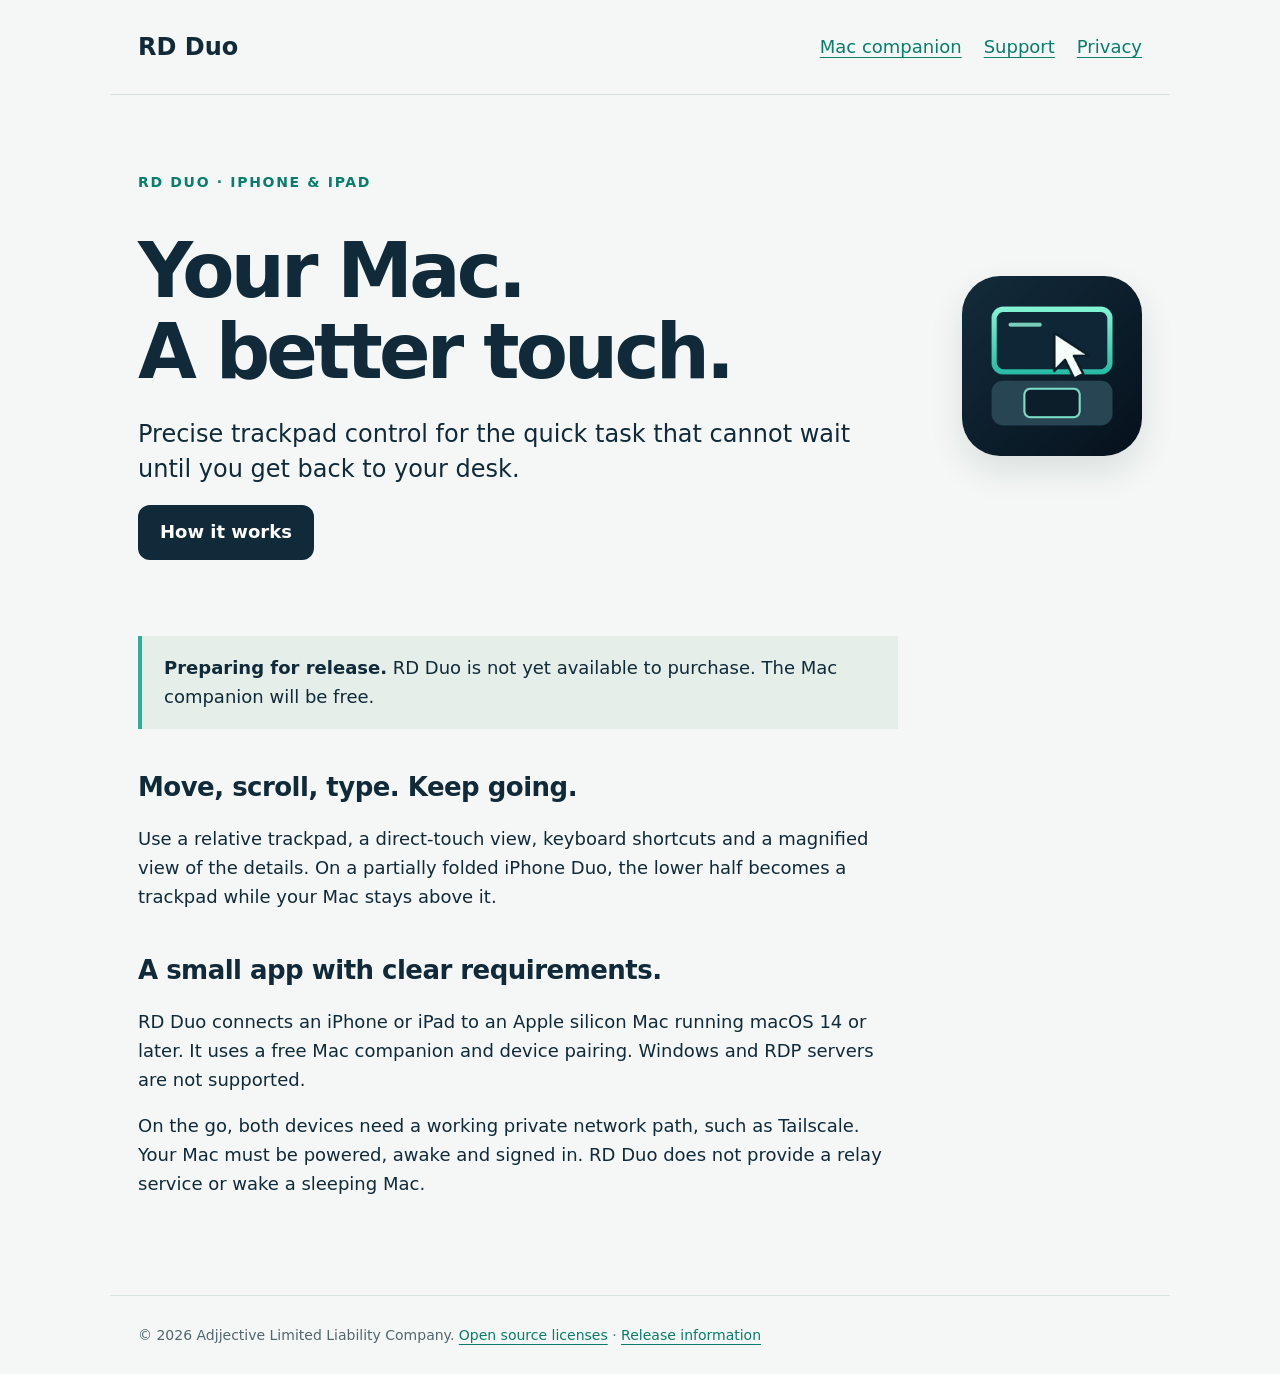
<file: index.html>
<!doctype html><html lang="en"><head><meta charset="utf-8"><meta name="viewport" content="width=device-width,initial-scale=1"><meta name="description" content="RD Duo: precise remote control of your Mac from iPhone and iPad."><title>Remote desktop, made for your hands. · RD Duo</title><link rel="icon" href="icon.png"><link rel="stylesheet" href="style.css"></head><body><header><a href="index.html">RD Duo</a><nav aria-label="Main"><a href="download.html">Mac companion</a><a href="support.html">Support</a><a href="privacy.html">Privacy</a></nav></header><main><div class="hero"><div><p class="eyebrow">RD Duo · iPhone &amp; iPad</p><h1>Your Mac.<br>A better touch.</h1><p class="lead">Precise trackpad control for the quick task that cannot wait until you get back to your desk.</p><p><a class="button" href="support.html">How it works</a></p></div><img class="icon" src="icon.png" width="180" height="180" alt="RD Duo app icon"></div><p class="note"><strong>Preparing for release.</strong> RD Duo is not yet available to purchase. The Mac companion will be free.</p><h2>Move, scroll, type. Keep going.</h2><p>Use a relative trackpad, a direct-touch view, keyboard shortcuts and a magnified view of the details. On a partially folded iPhone Duo, the lower half becomes a trackpad while your Mac stays above it.</p><h2>A small app with clear requirements.</h2><p>RD Duo connects an iPhone or iPad to an Apple silicon Mac running macOS 14 or later. It uses a free Mac companion and device pairing. Windows and RDP servers are not supported.</p><p>On the go, both devices need a working private network path, such as Tailscale. Your Mac must be powered, awake and signed in. RD Duo does not provide a relay service or wake a sleeping Mac.</p></main><footer>© 2026 Adjjective Limited Liability Company. <a href="licenses.txt">Open source licenses</a> · <a href="https://github.com/jessebmp/rd-duo">Release information</a></footer></body></html>
</file>
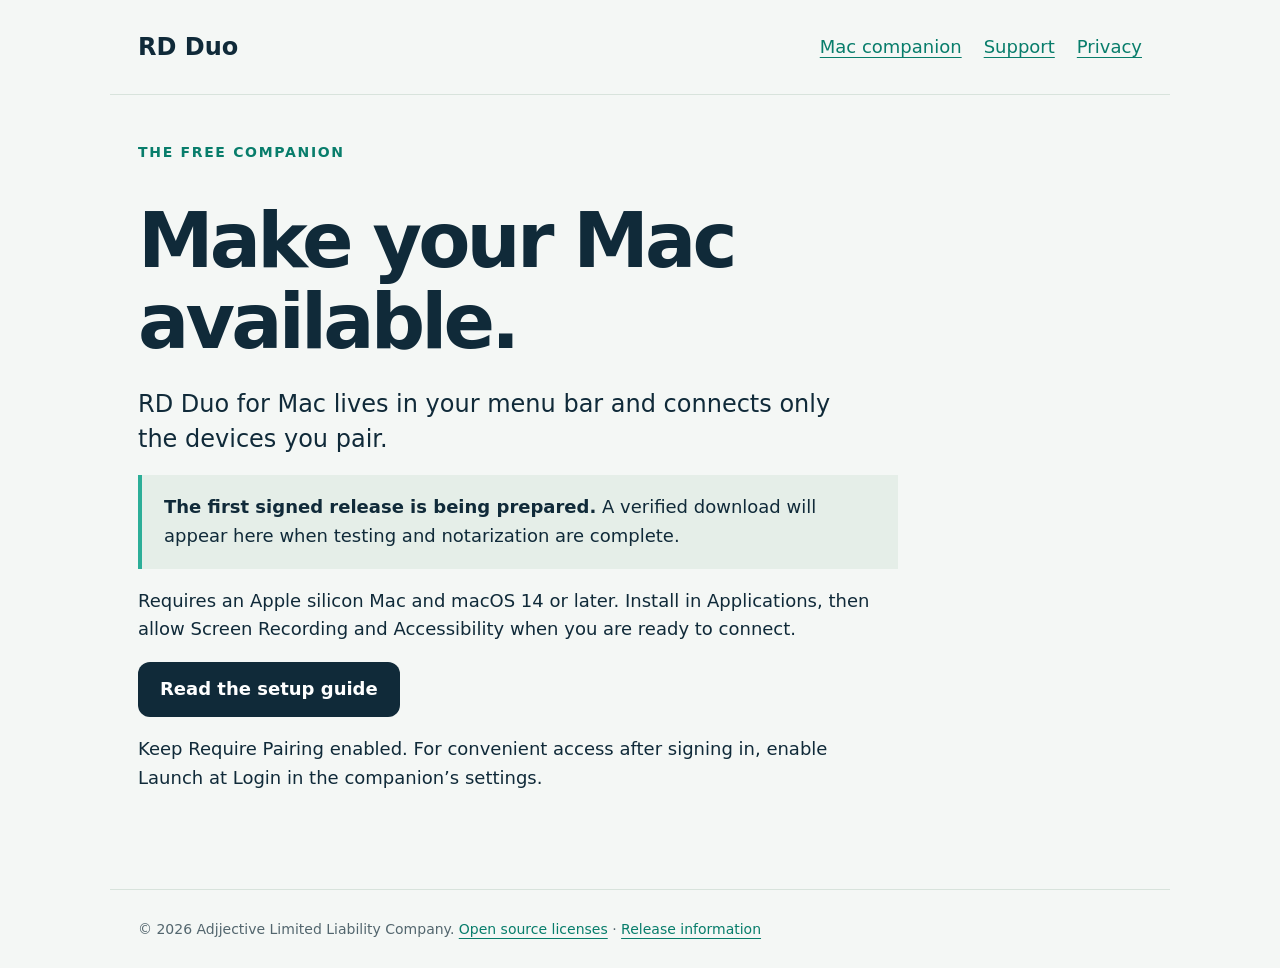
<file: download.html>
<!doctype html><html lang="en"><head><meta charset="utf-8"><meta name="viewport" content="width=device-width,initial-scale=1"><meta name="description" content="RD Duo: precise remote control of your Mac from iPhone and iPad."><title>RD Duo for Mac · RD Duo</title><link rel="icon" href="icon.png"><link rel="stylesheet" href="style.css"></head><body><header><a href="index.html">RD Duo</a><nav aria-label="Main"><a href="download.html">Mac companion</a><a href="support.html">Support</a><a href="privacy.html">Privacy</a></nav></header><main><p class="eyebrow">The free companion</p><h1>Make your Mac<br>available.</h1><p class="lead">RD Duo for Mac lives in your menu bar and connects only the devices you pair.</p><p class="note"><strong>The first signed release is being prepared.</strong> A verified download will appear here when testing and notarization are complete.</p><p>Requires an Apple silicon Mac and macOS 14 or later. Install in Applications, then allow Screen Recording and Accessibility when you are ready to connect.</p><p><a class="button" href="support.html">Read the setup guide</a></p><p>Keep Require Pairing enabled. For convenient access after signing in, enable Launch at Login in the companion’s settings.</p></main><footer>© 2026 Adjjective Limited Liability Company. <a href="licenses.txt">Open source licenses</a> · <a href="https://github.com/jessebmp/rd-duo">Release information</a></footer></body></html>
</file>
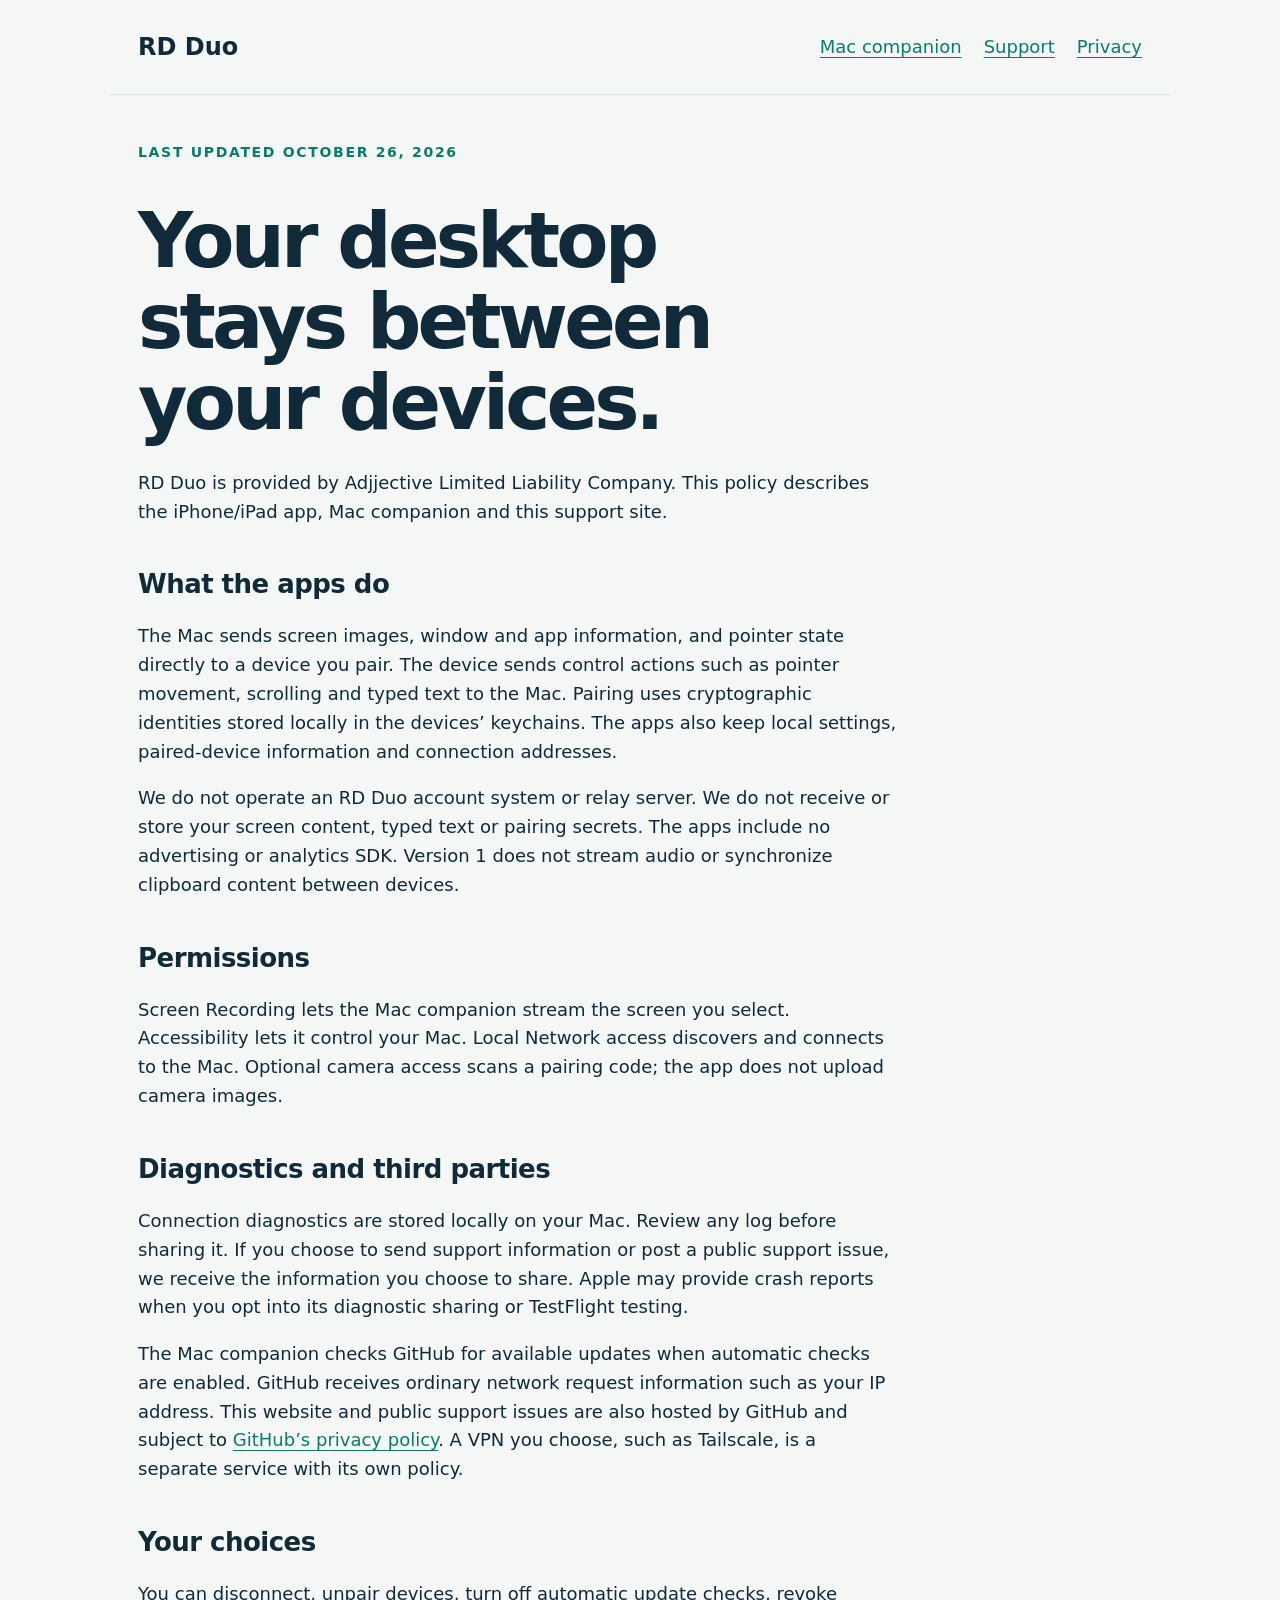
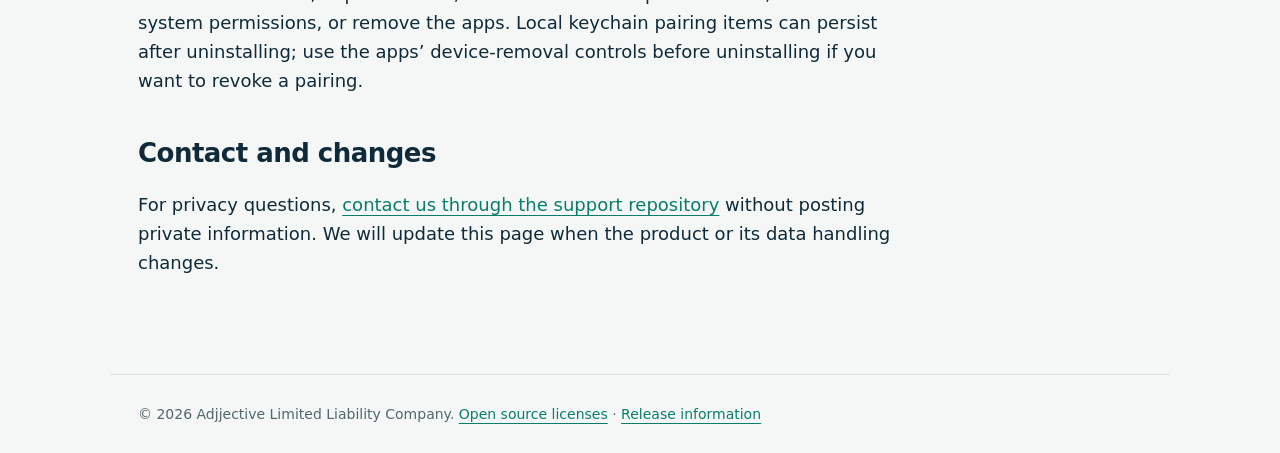
<file: privacy.html>
<!doctype html><html lang="en"><head><meta charset="utf-8"><meta name="viewport" content="width=device-width,initial-scale=1"><meta name="description" content="RD Duo: precise remote control of your Mac from iPhone and iPad."><title>Privacy policy · RD Duo</title><link rel="icon" href="icon.png"><link rel="stylesheet" href="style.css"></head><body><header><a href="index.html">RD Duo</a><nav aria-label="Main"><a href="download.html">Mac companion</a><a href="support.html">Support</a><a href="privacy.html">Privacy</a></nav></header><main><p class="eyebrow">Last updated October 26, 2026</p><h1>Your desktop<br>stays between<br>your devices.</h1><p>RD Duo is provided by Adjjective Limited Liability Company. This policy describes the iPhone/iPad app, Mac companion and this support site.</p><h2>What the apps do</h2><p>The Mac sends screen images, window and app information, and pointer state directly to a device you pair. The device sends control actions such as pointer movement, scrolling and typed text to the Mac. Pairing uses cryptographic identities stored locally in the devices’ keychains. The apps also keep local settings, paired-device information and connection addresses.</p><p>We do not operate an RD Duo account system or relay server. We do not receive or store your screen content, typed text or pairing secrets. The apps include no advertising or analytics SDK. Version 1 does not stream audio or synchronize clipboard content between devices.</p><h2>Permissions</h2><p>Screen Recording lets the Mac companion stream the screen you select. Accessibility lets it control your Mac. Local Network access discovers and connects to the Mac. Optional camera access scans a pairing code; the app does not upload camera images.</p><h2>Diagnostics and third parties</h2><p>Connection diagnostics are stored locally on your Mac. Review any log before sharing it. If you choose to send support information or post a public support issue, we receive the information you choose to share. Apple may provide crash reports when you opt into its diagnostic sharing or TestFlight testing.</p><p>The Mac companion checks GitHub for available updates when automatic checks are enabled. GitHub receives ordinary network request information such as your IP address. This website and public support issues are also hosted by GitHub and subject to <a href="https://docs.github.com/en/site-policy/privacy-policies/github-general-privacy-statement">GitHub’s privacy policy</a>. A VPN you choose, such as Tailscale, is a separate service with its own policy.</p><h2>Your choices</h2><p>You can disconnect, unpair devices, turn off automatic update checks, revoke system permissions, or remove the apps. Local keychain pairing items can persist after uninstalling; use the apps’ device-removal controls before uninstalling if you want to revoke a pairing.</p><h2>Contact and changes</h2><p>For privacy questions, <a href="https://github.com/jessebmp/rd-duo/issues/new">contact us through the support repository</a> without posting private information. We will update this page when the product or its data handling changes.</p></main><footer>© 2026 Adjjective Limited Liability Company. <a href="licenses.txt">Open source licenses</a> · <a href="https://github.com/jessebmp/rd-duo">Release information</a></footer></body></html>
</file>
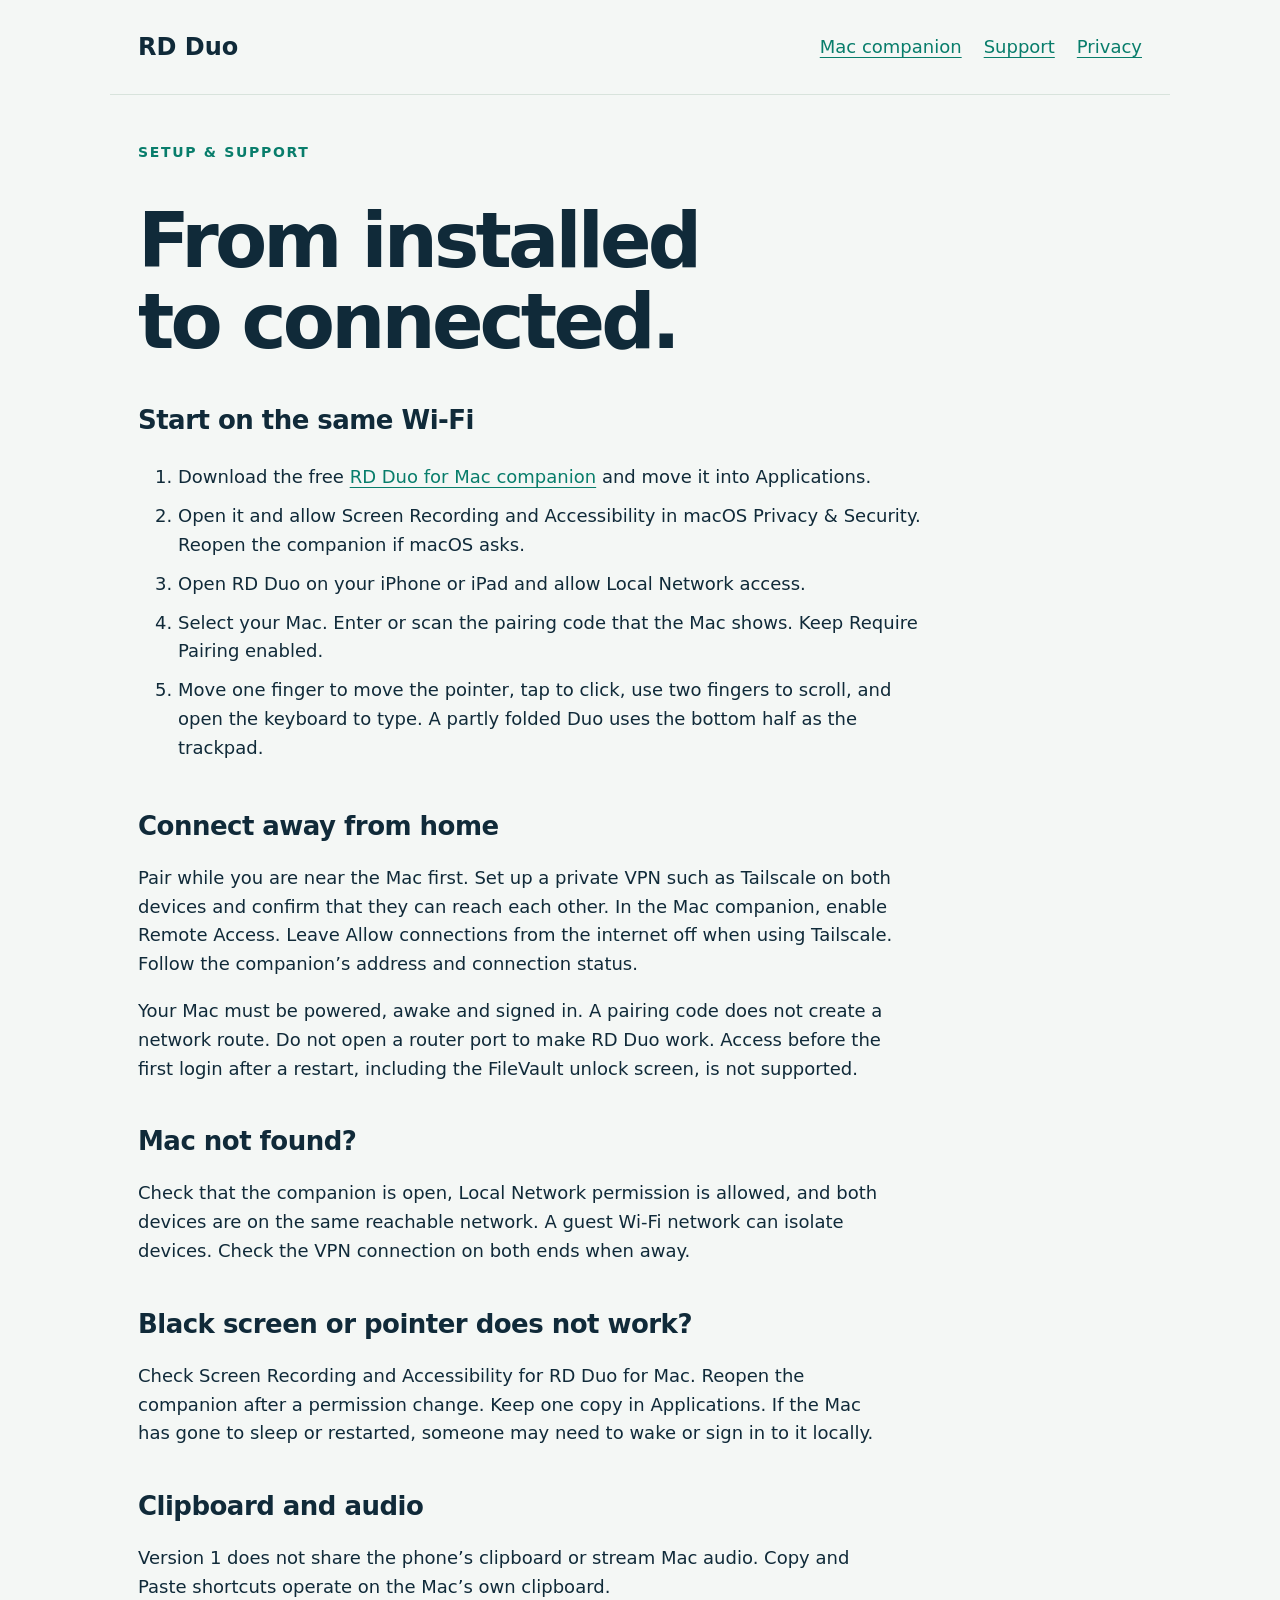
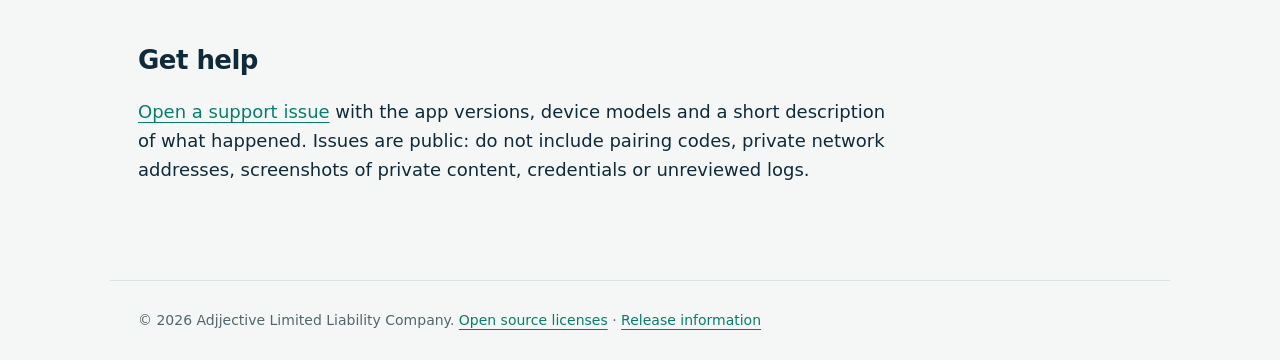
<file: support.html>
<!doctype html><html lang="en"><head><meta charset="utf-8"><meta name="viewport" content="width=device-width,initial-scale=1"><meta name="description" content="RD Duo: precise remote control of your Mac from iPhone and iPad."><title>Setup and support · RD Duo</title><link rel="icon" href="icon.png"><link rel="stylesheet" href="style.css"></head><body><header><a href="index.html">RD Duo</a><nav aria-label="Main"><a href="download.html">Mac companion</a><a href="support.html">Support</a><a href="privacy.html">Privacy</a></nav></header><main><p class="eyebrow">Setup &amp; support</p><h1>From installed<br>to connected.</h1><h2>Start on the same Wi-Fi</h2><ol><li>Download the free <a href="download.html">RD Duo for Mac companion</a> and move it into Applications.</li><li>Open it and allow Screen Recording and Accessibility in macOS Privacy &amp; Security. Reopen the companion if macOS asks.</li><li>Open RD Duo on your iPhone or iPad and allow Local Network access.</li><li>Select your Mac. Enter or scan the pairing code that the Mac shows. Keep Require Pairing enabled.</li><li>Move one finger to move the pointer, tap to click, use two fingers to scroll, and open the keyboard to type. A partly folded Duo uses the bottom half as the trackpad.</li></ol><h2>Connect away from home</h2><p>Pair while you are near the Mac first. Set up a private VPN such as Tailscale on both devices and confirm that they can reach each other. In the Mac companion, enable Remote Access. Leave Allow connections from the internet off when using Tailscale. Follow the companion’s address and connection status.</p><p>Your Mac must be powered, awake and signed in. A pairing code does not create a network route. Do not open a router port to make RD Duo work. Access before the first login after a restart, including the FileVault unlock screen, is not supported.</p><h2>Mac not found?</h2><p>Check that the companion is open, Local Network permission is allowed, and both devices are on the same reachable network. A guest Wi-Fi network can isolate devices. Check the VPN connection on both ends when away.</p><h2>Black screen or pointer does not work?</h2><p>Check Screen Recording and Accessibility for RD Duo for Mac. Reopen the companion after a permission change. Keep one copy in Applications. If the Mac has gone to sleep or restarted, someone may need to wake or sign in to it locally.</p><h2>Clipboard and audio</h2><p>Version 1 does not share the phone’s clipboard or stream Mac audio. Copy and Paste shortcuts operate on the Mac’s own clipboard.</p><h2>Get help</h2><p><a href="https://github.com/jessebmp/rd-duo/issues/new">Open a support issue</a> with the app versions, device models and a short description of what happened. Issues are public: do not include pairing codes, private network addresses, screenshots of private content, credentials or unreviewed logs.</p></main><footer>© 2026 Adjjective Limited Liability Company. <a href="licenses.txt">Open source licenses</a> · <a href="https://github.com/jessebmp/rd-duo">Release information</a></footer></body></html>
</file>
<file: style.css>
:root{color-scheme:light;--ink:#102a39;--paper:#f4f7f5;--teal:#087d6b;--muted:#53666e}*{box-sizing:border-box}body{margin:0;font:18px/1.6 system-ui,-apple-system,sans-serif;color:var(--ink);background:var(--paper)}header,main,footer{max-width:1060px;margin:auto;padding:28px}header{display:flex;justify-content:space-between;align-items:center;gap:24px;border-bottom:1px solid #d8e3dc}a{color:var(--teal);text-underline-offset:4px}nav{display:flex;gap:22px;flex-wrap:wrap}header>a{font-size:24px;font-weight:750;text-decoration:none;color:var(--ink)}h1{font-size:clamp(42px,7vw,76px);line-height:1.07;letter-spacing:-.05em;max-width:850px;margin:36px 0 25px}h2{font-size:26px;line-height:1.25;margin-top:42px;letter-spacing:-.02em}p,li{max-width:760px}p{margin:18px 0}.hero{display:grid;grid-template-columns:1fr 180px;align-items:center;gap:30px;padding:30px 0 40px}.icon{width:180px;height:auto;aspect-ratio:1;border-radius:38px;box-shadow:0 15px 35px #102a391c}.eyebrow{color:var(--teal);font-size:14px;font-weight:750;letter-spacing:.12em;text-transform:uppercase}.lead{font-size:24px;line-height:1.45;max-width:720px}.button{display:inline-block;background:var(--ink);color:white;padding:13px 22px;border-radius:12px;font-weight:650;text-decoration:none}.note{padding:18px 22px;border-left:4px solid #2cae98;background:#e5eee8}.muted,footer{color:var(--muted)}footer{border-top:1px solid #d8e3dc;font-size:14px;margin-top:50px}code{font-size:.9em}li{padding:5px 0}a:focus-visible{outline:3px solid #dd8e25;outline-offset:5px}@media(max-width:650px){header{align-items:flex-start;flex-direction:column}header,main,footer{padding:22px}.hero{grid-template-columns:1fr}.icon{width:110px;grid-row:1;border-radius:25px}.lead{font-size:21px}nav{gap:16px}}
</file>
